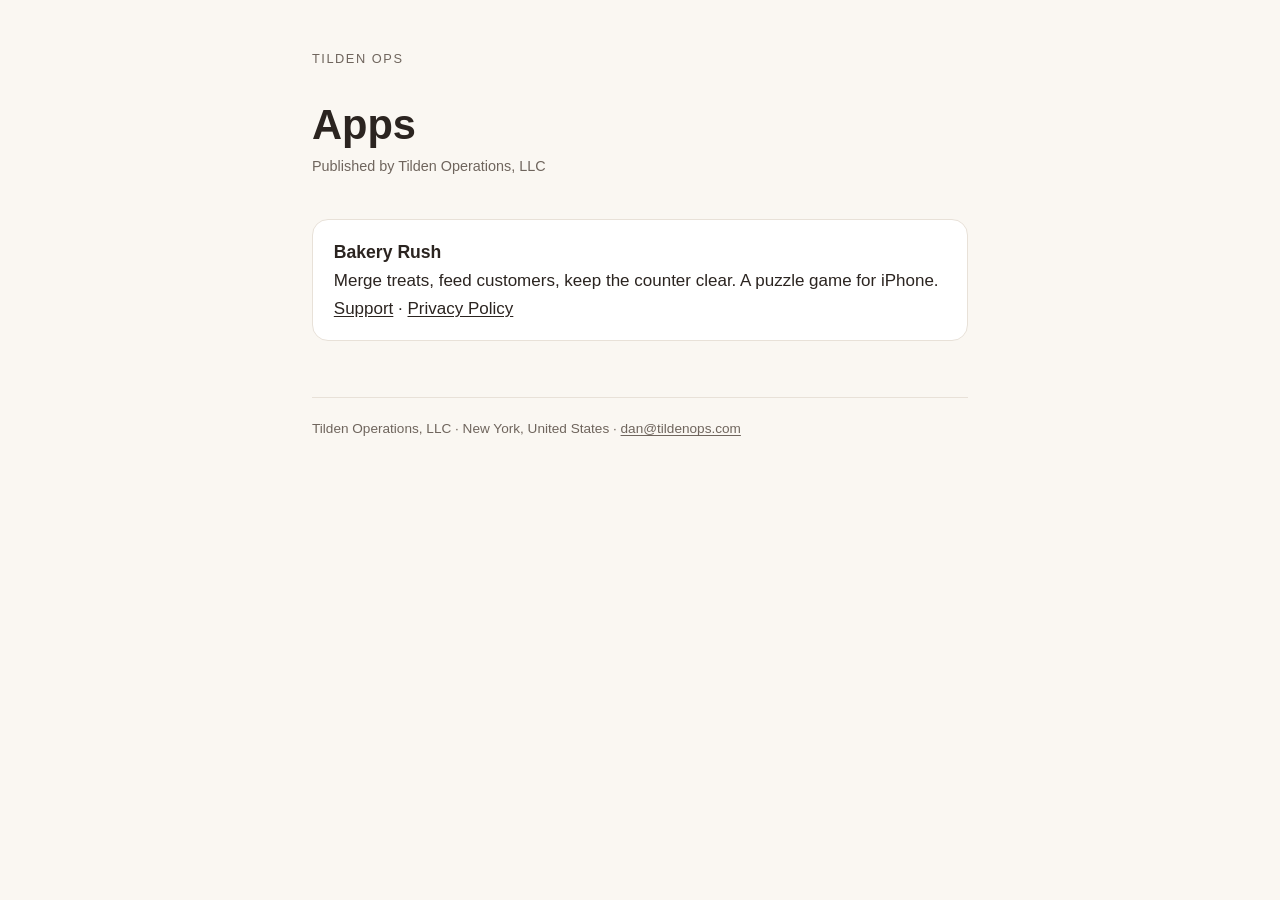
<file: index.html>
<!doctype html>
<html lang="en">
<head>
  <meta charset="utf-8">
  <meta name="viewport" content="width=device-width, initial-scale=1">
  <title>Apps by Tilden Operations, LLC</title>
  <meta name="description" content="Apps published by Tilden Operations, LLC: privacy policies and support.">
  <link rel="stylesheet" href="/style.css">
</head>
<body>
<main>
  <p class="crumbs"><a href="https://www.tildenops.com">Tilden Ops</a></p>
  <h1>Apps</h1>
  <p class="meta">Published by Tilden Operations, LLC</p>

  <ul class="apps">
    <li>
      <strong>Bakery Rush</strong><br>
      Merge treats, feed customers, keep the counter clear. A puzzle game for iPhone.<br>
      <a href="/bakery-rush/support/">Support</a> · <a href="/bakery-rush/privacy/">Privacy Policy</a>
    </li>
  </ul>

  <footer>Tilden Operations, LLC · New York, United States · <a href="mailto:dan@tildenops.com">dan@tildenops.com</a></footer>
</main>
</body>
</html>
</file>
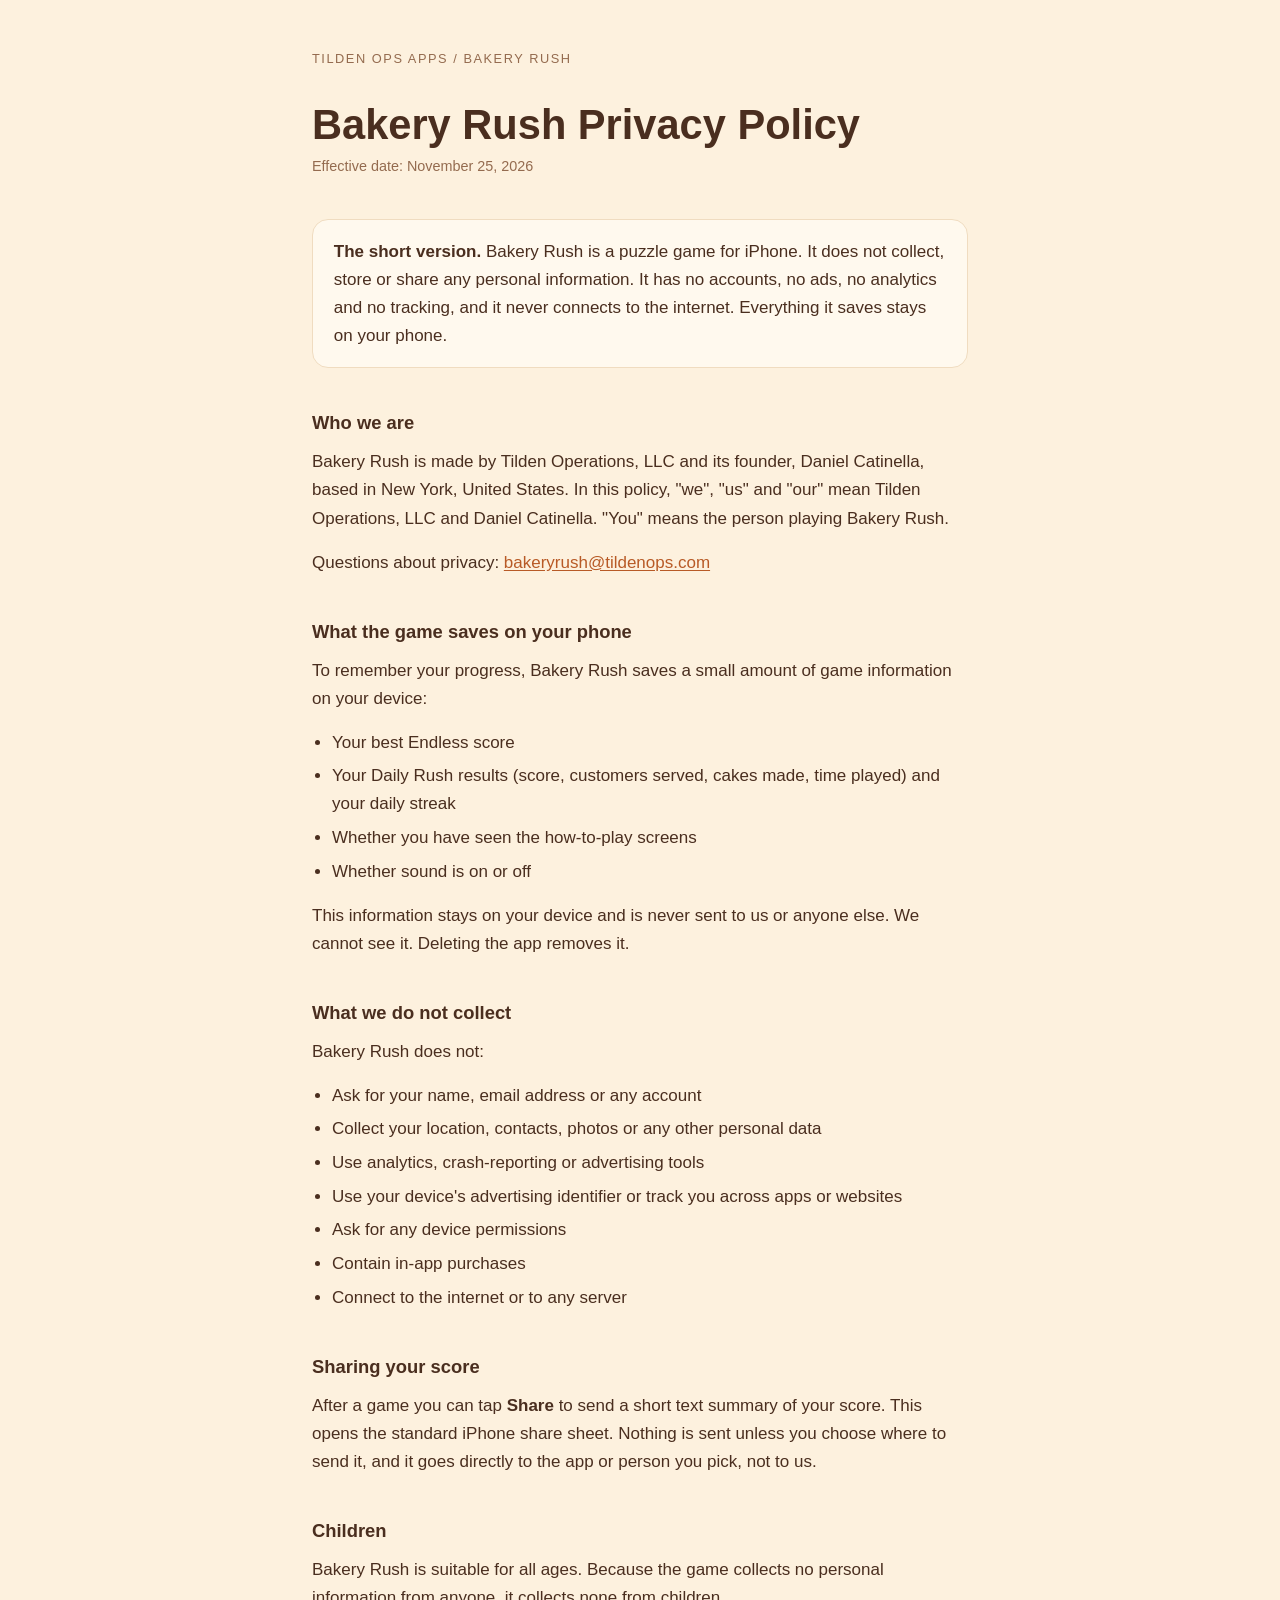
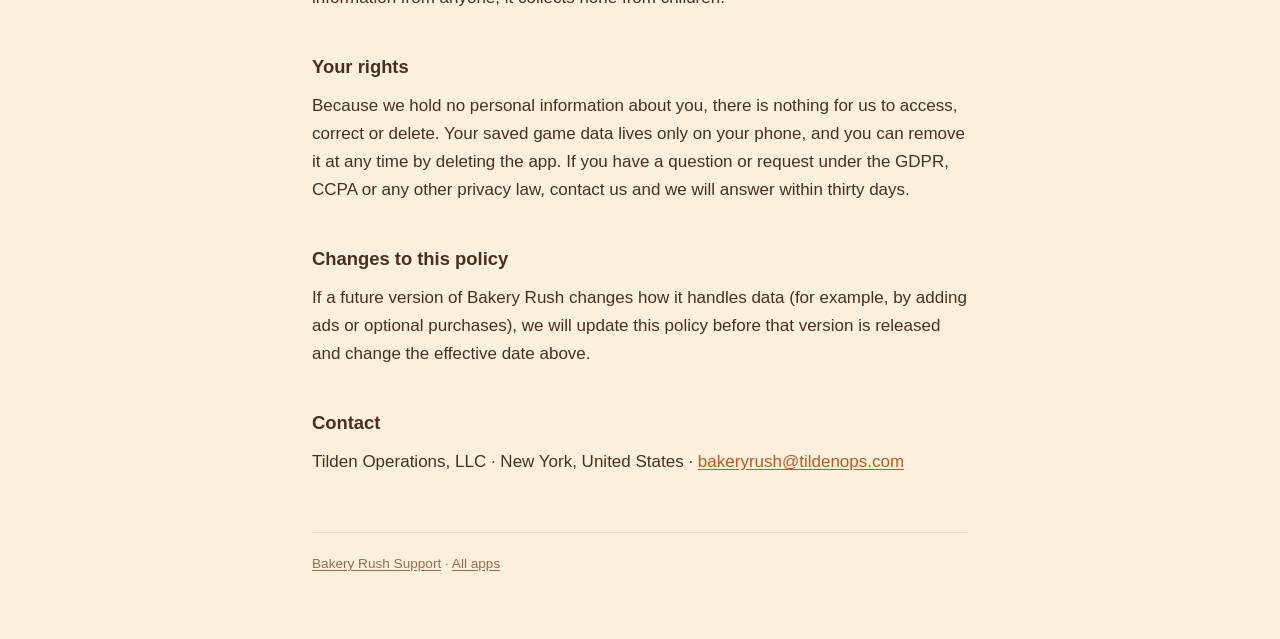
<file: bakery-rush/privacy/index.html>
<!doctype html>
<html lang="en">
<head>
  <meta charset="utf-8">
  <meta name="viewport" content="width=device-width, initial-scale=1">
  <title>Privacy Policy · Bakery Rush</title>
  <meta name="description" content="Bakery Rush collects no personal data. No accounts, no ads, no analytics, no tracking.">
  <link rel="stylesheet" href="/style.css">
</head>
<body class="bakery-rush">
<main>
  <p class="crumbs"><a href="/">Tilden Ops apps</a> / <a href="/bakery-rush/support/">Bakery Rush</a></p>
  <h1>Bakery Rush Privacy Policy</h1>
  <p class="meta">Effective date: November 25, 2026</p>

  <div class="summary">
    <p><strong>The short version.</strong> Bakery Rush is a puzzle game for iPhone. It does not collect, store or share any personal information. It has no accounts, no ads, no analytics and no tracking, and it never connects to the internet. Everything it saves stays on your phone.</p>
  </div>

  <h2>Who we are</h2>
  <p>Bakery Rush is made by Tilden Operations, LLC and its founder, Daniel Catinella, based in New York, United States. In this policy, "we", "us" and "our" mean Tilden Operations, LLC and Daniel Catinella. "You" means the person playing Bakery Rush.</p>
  <p>Questions about privacy: <a href="mailto:bakeryrush@tildenops.com">bakeryrush@tildenops.com</a></p>

  <h2>What the game saves on your phone</h2>
  <p>To remember your progress, Bakery Rush saves a small amount of game information on your device:</p>
  <ul>
    <li>Your best Endless score</li>
    <li>Your Daily Rush results (score, customers served, cakes made, time played) and your daily streak</li>
    <li>Whether you have seen the how-to-play screens</li>
    <li>Whether sound is on or off</li>
  </ul>
  <p>This information stays on your device and is never sent to us or anyone else. We cannot see it. Deleting the app removes it.</p>

  <h2>What we do not collect</h2>
  <p>Bakery Rush does not:</p>
  <ul>
    <li>Ask for your name, email address or any account</li>
    <li>Collect your location, contacts, photos or any other personal data</li>
    <li>Use analytics, crash-reporting or advertising tools</li>
    <li>Use your device's advertising identifier or track you across apps or websites</li>
    <li>Ask for any device permissions</li>
    <li>Contain in-app purchases</li>
    <li>Connect to the internet or to any server</li>
  </ul>

  <h2>Sharing your score</h2>
  <p>After a game you can tap <strong>Share</strong> to send a short text summary of your score. This opens the standard iPhone share sheet. Nothing is sent unless you choose where to send it, and it goes directly to the app or person you pick, not to us.</p>

  <h2>Children</h2>
  <p>Bakery Rush is suitable for all ages. Because the game collects no personal information from anyone, it collects none from children.</p>

  <h2>Your rights</h2>
  <p>Because we hold no personal information about you, there is nothing for us to access, correct or delete. Your saved game data lives only on your phone, and you can remove it at any time by deleting the app. If you have a question or request under the GDPR, CCPA or any other privacy law, contact us and we will answer within thirty days.</p>

  <h2>Changes to this policy</h2>
  <p>If a future version of Bakery Rush changes how it handles data (for example, by adding ads or optional purchases), we will update this policy before that version is released and change the effective date above.</p>

  <h2>Contact</h2>
  <p>Tilden Operations, LLC · New York, United States · <a href="mailto:bakeryrush@tildenops.com">bakeryrush@tildenops.com</a></p>

  <footer><a href="/bakery-rush/support/">Bakery Rush Support</a> · <a href="/">All apps</a></footer>
</main>
</body>
</html>
</file>
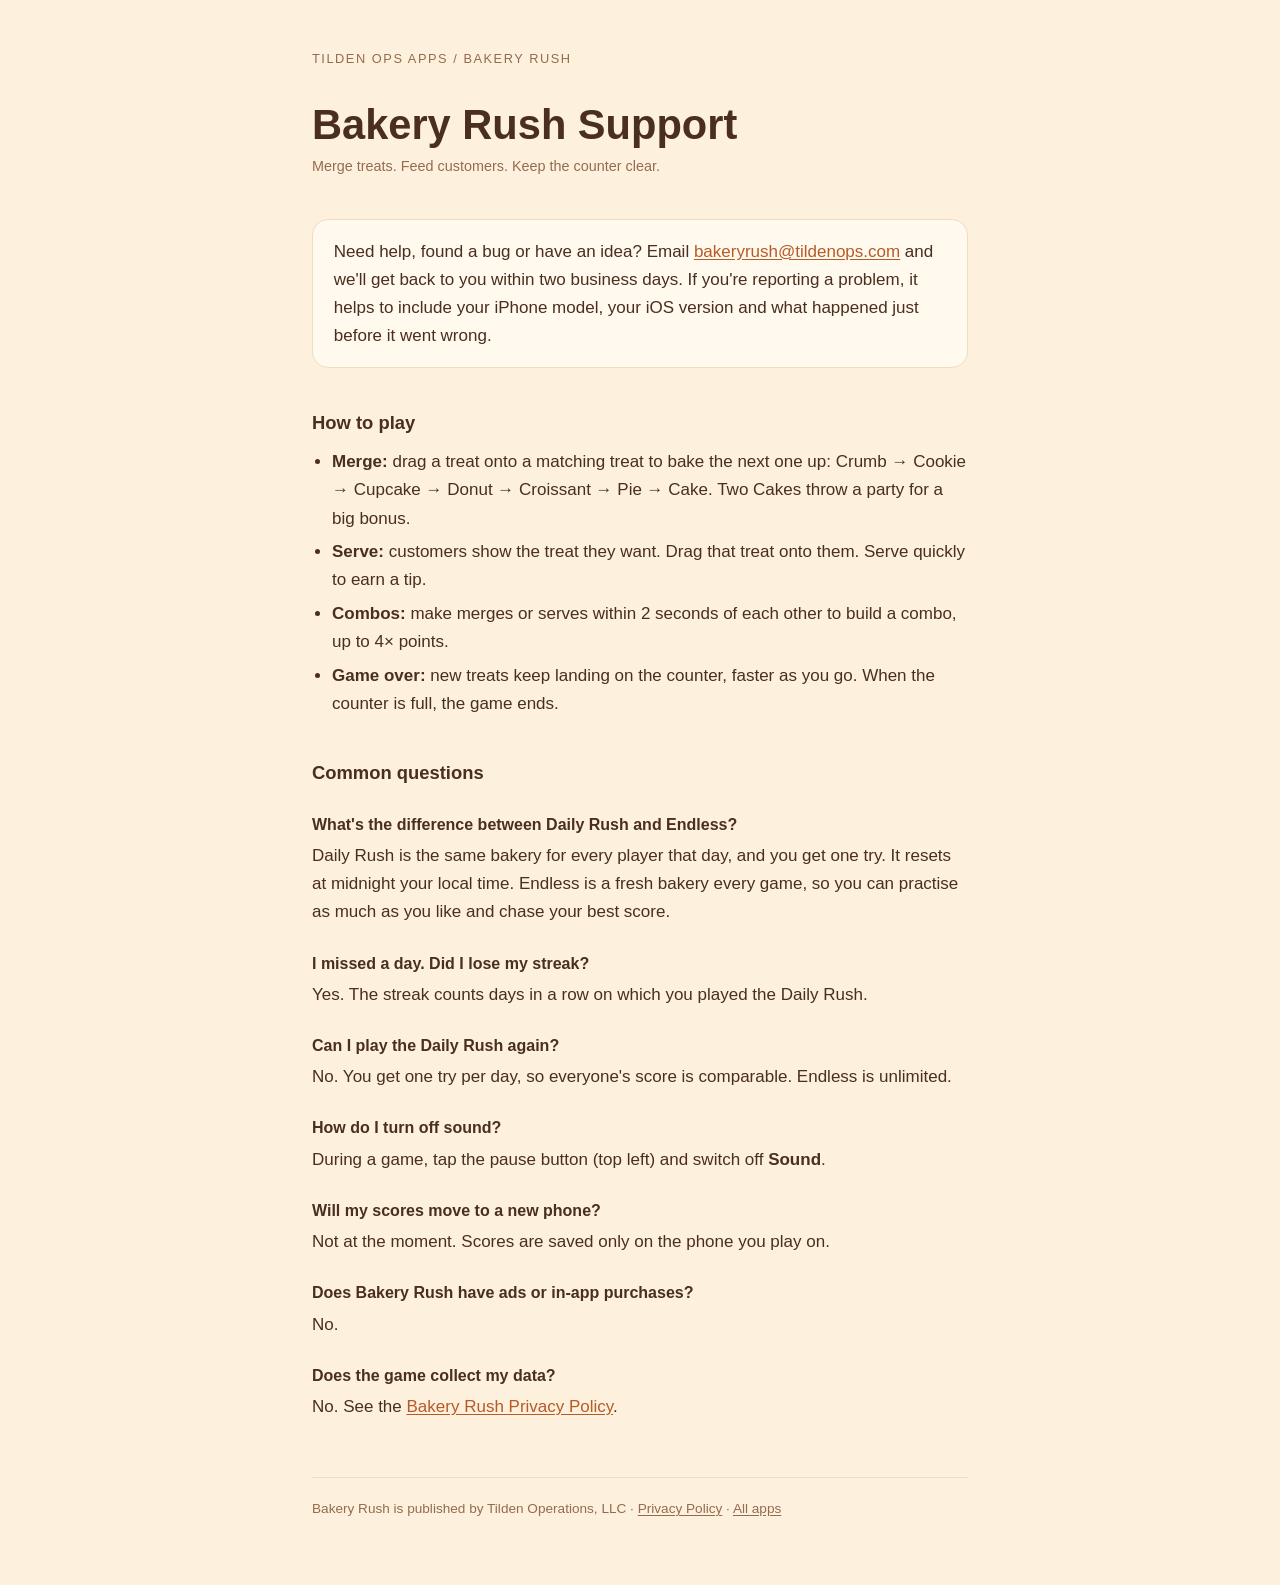
<file: bakery-rush/support/index.html>
<!doctype html>
<html lang="en">
<head>
  <meta charset="utf-8">
  <meta name="viewport" content="width=device-width, initial-scale=1">
  <title>Support · Bakery Rush</title>
  <meta name="description" content="Help, how to play and answers to common questions about Bakery Rush.">
  <link rel="stylesheet" href="/style.css">
</head>
<body class="bakery-rush">
<main>
  <p class="crumbs"><a href="/">Tilden Ops apps</a> / Bakery Rush</p>
  <h1>Bakery Rush Support</h1>
  <p class="meta">Merge treats. Feed customers. Keep the counter clear.</p>

  <div class="summary">
    <p>Need help, found a bug or have an idea? Email <a href="mailto:bakeryrush@tildenops.com">bakeryrush@tildenops.com</a> and we'll get back to you within two business days. If you're reporting a problem, it helps to include your iPhone model, your iOS version and what happened just before it went wrong.</p>
  </div>

  <h2>How to play</h2>
  <ul>
    <li><strong>Merge:</strong> drag a treat onto a matching treat to bake the next one up: Crumb → Cookie → Cupcake → Donut → Croissant → Pie → Cake. Two Cakes throw a party for a big bonus.</li>
    <li><strong>Serve:</strong> customers show the treat they want. Drag that treat onto them. Serve quickly to earn a tip.</li>
    <li><strong>Combos:</strong> make merges or serves within 2 seconds of each other to build a combo, up to 4× points.</li>
    <li><strong>Game over:</strong> new treats keep landing on the counter, faster as you go. When the counter is full, the game ends.</li>
  </ul>

  <h2>Common questions</h2>
  <div class="faq">
    <h3>What's the difference between Daily Rush and Endless?</h3>
    <p>Daily Rush is the same bakery for every player that day, and you get one try. It resets at midnight your local time. Endless is a fresh bakery every game, so you can practise as much as you like and chase your best score.</p>

    <h3>I missed a day. Did I lose my streak?</h3>
    <p>Yes. The streak counts days in a row on which you played the Daily Rush.</p>

    <h3>Can I play the Daily Rush again?</h3>
    <p>No. You get one try per day, so everyone's score is comparable. Endless is unlimited.</p>

    <h3>How do I turn off sound?</h3>
    <p>During a game, tap the pause button (top left) and switch off <strong>Sound</strong>.</p>

    <h3>Will my scores move to a new phone?</h3>
    <p>Not at the moment. Scores are saved only on the phone you play on.</p>

    <h3>Does Bakery Rush have ads or in-app purchases?</h3>
    <p>No.</p>

    <h3>Does the game collect my data?</h3>
    <p>No. See the <a href="/bakery-rush/privacy/">Bakery Rush Privacy Policy</a>.</p>
  </div>

  <footer>Bakery Rush is published by Tilden Operations, LLC · <a href="/bakery-rush/privacy/">Privacy Policy</a> · <a href="/">All apps</a></footer>
</main>
</body>
</html>
</file>
<file: style.css>
:root {
  --bg: #faf7f2;
  --card: #ffffff;
  --ink: #2b2420;
  --ink-soft: #6f655d;
  --accent: #2b2420;
  --line: #e8e1d8;
}

body.bakery-rush {
  --bg: #fdf1de;
  --card: #fff9ee;
  --ink: #4a2e1f;
  --ink-soft: #946b4f;
  --accent: #b85a26;
  --line: #f0dcc0;
}

* { box-sizing: border-box; }

html { -webkit-text-size-adjust: 100%; }

body {
  margin: 0;
  background: var(--bg);
  color: var(--ink);
  font: 17px/1.65 -apple-system, BlinkMacSystemFont, "Segoe UI", Roboto, Helvetica, Arial, sans-serif;
}

main {
  max-width: 44rem;
  margin: 0 auto;
  padding: 3rem 1.5rem 4rem;
}

.crumbs {
  font-size: 0.8rem;
  letter-spacing: 0.12em;
  text-transform: uppercase;
  color: var(--ink-soft);
  margin: 0 0 2rem;
}

.crumbs a { color: inherit; text-decoration: none; }
.crumbs a:hover { color: var(--accent); }

h1 {
  font-family: ui-rounded, "SF Pro Rounded", -apple-system, sans-serif;
  font-size: clamp(2rem, 6vw, 2.6rem);
  line-height: 1.15;
  margin: 0 0 0.4rem;
}

.meta { color: var(--ink-soft); font-size: 0.9rem; margin: 0 0 2.5rem; }

h2 {
  font-size: 1.15rem;
  margin: 2.5rem 0 0.6rem;
}

p, ul { margin: 0 0 1rem; }
ul { padding-left: 1.25rem; }
li { margin-bottom: 0.35rem; }

a { color: var(--accent); text-underline-offset: 2px; }

.summary {
  background: var(--card);
  border: 1px solid var(--line);
  border-radius: 1rem;
  padding: 1.1rem 1.3rem;
}

.summary p:last-child { margin-bottom: 0; }

.faq h3 { font-size: 1rem; margin: 1.5rem 0 0.25rem; }

.apps { list-style: none; padding: 0; }

.apps li {
  background: var(--card);
  border: 1px solid var(--line);
  border-radius: 1rem;
  padding: 1.1rem 1.3rem;
  margin-bottom: 1rem;
}

.apps strong { font-size: 1.1rem; }

footer {
  margin-top: 3.5rem;
  padding-top: 1.25rem;
  border-top: 1px solid var(--line);
  color: var(--ink-soft);
  font-size: 0.85rem;
}

footer a { color: inherit; }
</file>
